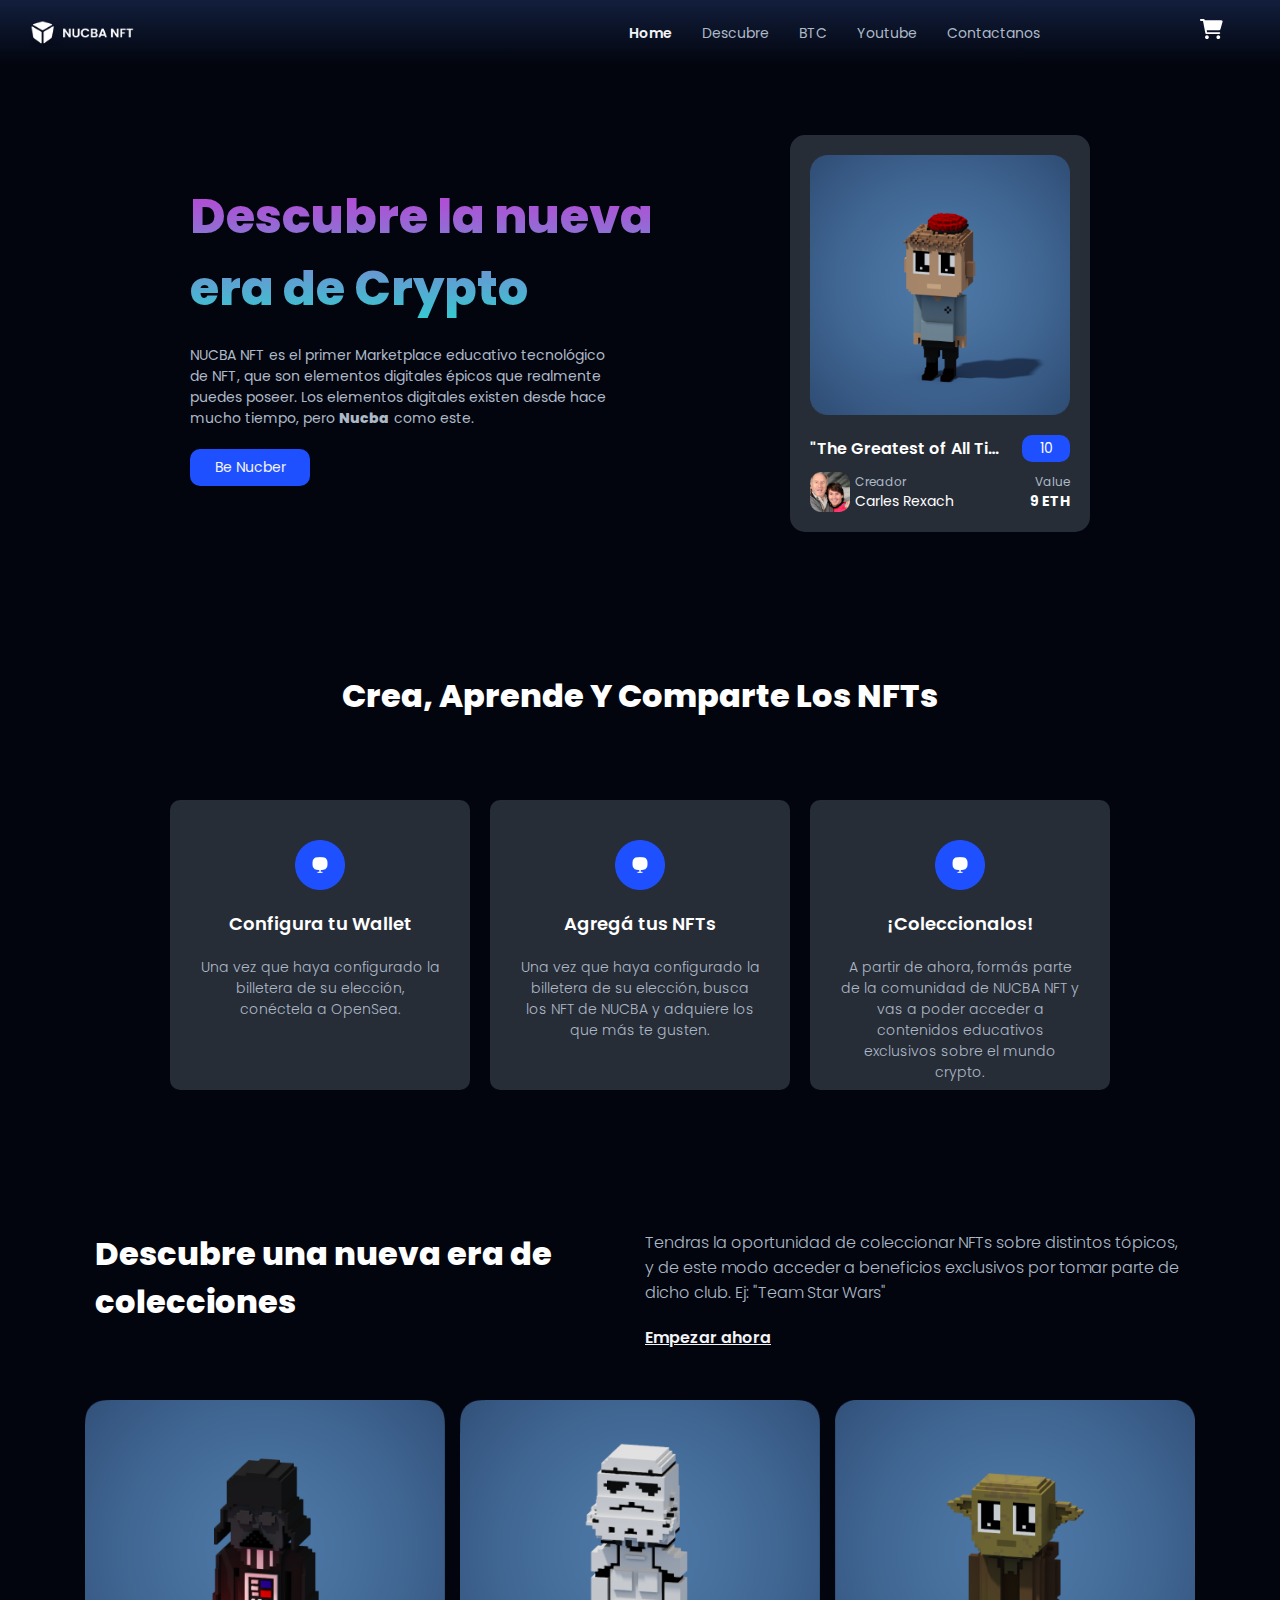
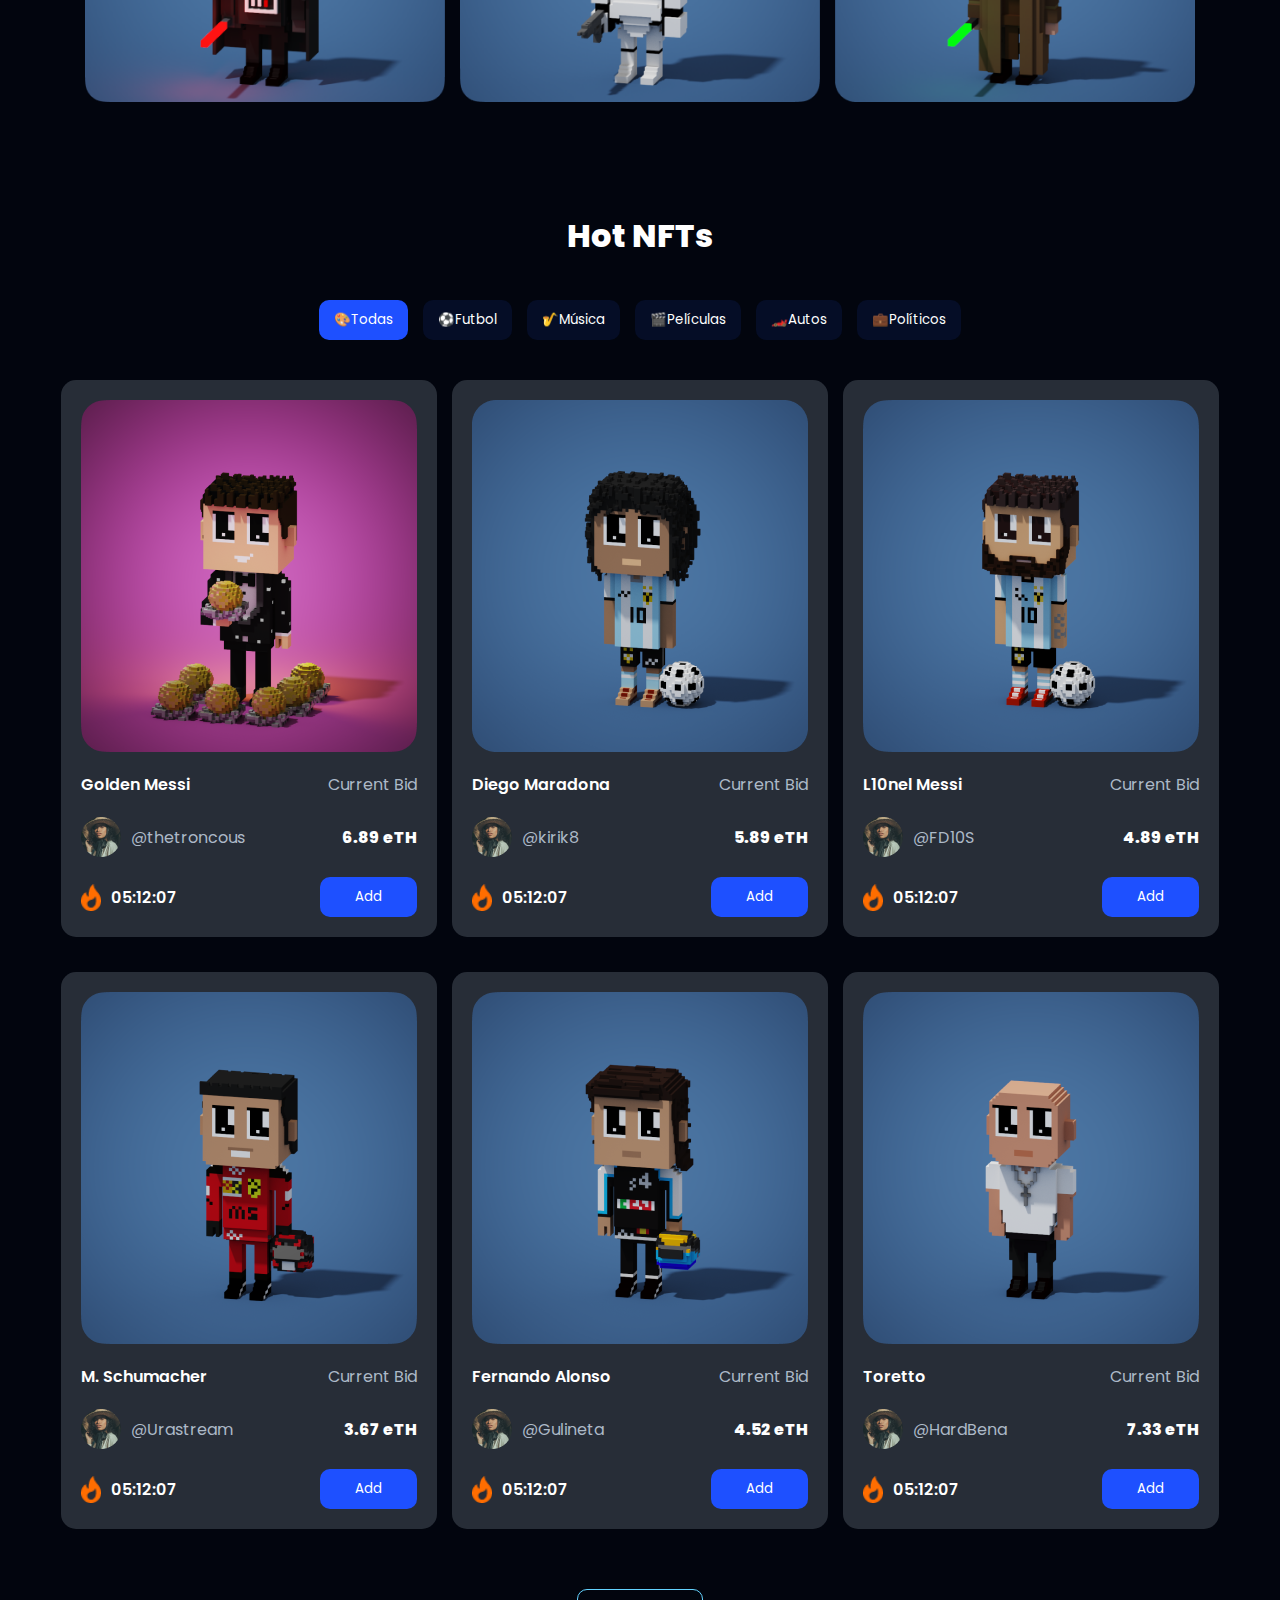
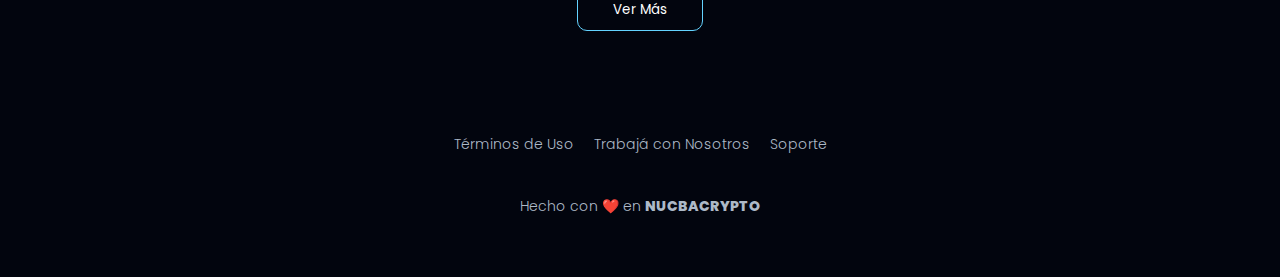
<file: index.html>
<!DOCTYPE html>
<html lang="en">

<head>
  <meta charset="UTF-8" />
  <meta http-equiv="X-UA-Compatible" content="IE=edge" />
  <meta name="viewport" content="width=device-width, initial-scale=1.0" />
  <title>NFT Landing</title>
  <!-- CSS -->
  <link rel="stylesheet" href="./assets/styles.css" />
  <!-- Crear mediaqueries.css y linkear -->
  <link rel="stylesheet" href="./assets/mediaqueries.css" />
</head>

<body>
  <header>
    <img src="./assets/img/logo.png" alt="Logo de Nucba NFT" class="logo" />
    <nav class="navbar">
      <!-- Agregamos el label con la imagen del menu -->
      <label for="menu-toggle" class="menu-label">
        <img src="./assets/img/menu.png" alt="" class="menu-icon" />
      </label>
      <!-- Agregamos el input y lo linkeamos al label -->
      <input type="checkbox" id="menu-toggle" />
      <!-- Aca arranca el menu -->
      <ul class="navbar-list">
        <li><a href="#">Home</a></li>
        <li><a href="#">Descubre</a></li>
        <li><a href="#">BTC</a></li>
        <!-- Revisar -->
        <li><a href="#">Youtube</a></li>
        <li><a href="#">Contactanos</a></li>
      </ul>
      <!-- /*Agregamos input y label para el carrito*/ -->
      <label for="cart-toggle" class="cart-label">
        <img src="./assets/img/cart-icon.svg" alt="Carrito de compras" class="cart-icon" />
      </label>
      <input type="checkbox" id="cart-toggle" />
      <!-- Agregamos el carrito -->
      <div class="cart">
        <h2>Tus NFTs</h2>

        <div class="cart-item">
          <img src="./assets/img/cart/cart-img.png" alt="Nft del carrito" />
          <div class="item-info">
            <h3 class="item-title">Messi</h3>
            <p class="item-bid">Current bid</p>
            <span class="item-price">4.8 ETH</span>
          </div>
          <div class="item-handler">
            <span class="quantity-handler down">-</span>
            <span class="item-quantity">1</span>
            <span class="quantity-handler up">+</span>
          </div>
        </div>

        <div class="cart-item">
          <img src="./assets/img/cart/cart-img.png" alt="Nft del carrito" />
          <div class="item-info">
            <h3 class="item-title">Messi</h3>
            <p class="item-bid">Current bid</p>
            <span class="item-price">4.8 ETH</span>
          </div>
          <div class="item-handler">
            <span class="quantity-handler down">-</span>
            <span class="item-quantity">1</span>
            <span class="quantity-handler up">+</span>
          </div>
        </div>

        <div class="cart-item">
          <img src="./assets/img/cart/cart-img.png" alt="Nft del carrito" />
          <div class="item-info">
            <h3 class="item-title">Messi</h3>
            <p class="item-bid">Current bid</p>
            <span class="item-price">4.8 ETH</span>
          </div>
          <div class="item-handler">
            <span class="quantity-handler down">-</span>
            <span class="item-quantity">1</span>
            <span class="quantity-handler up">+</span>
          </div>
        </div>

        <div class="cart-item">
          <img src="./assets/img/cart/cart-img.png" alt="Nft del carrito" />
          <div class="item-info">
            <h3 class="item-title">Messi</h3>
            <p class="item-bid">Current bid</p>
            <span class="item-price">4.8 ETH</span>
          </div>
          <div class="item-handler">
            <span class="quantity-handler down">-</span>
            <span class="item-quantity">1</span>
            <span class="quantity-handler up">+</span>
          </div>
        </div>

        <div class="cart-item">
          <img src="./assets/img/cart/cart-img.png" alt="Nft del carrito" />
          <div class="item-info">
            <h3 class="item-title">Messi</h3>
            <p class="item-bid">Current bid</p>
            <span class="item-price">4.8 ETH</span>
          </div>
          <div class="item-handler">
            <span class="quantity-handler down">-</span>
            <span class="item-quantity">1</span>
            <span class="quantity-handler up">+</span>
          </div>
        </div>

        <span class="divider"></span>

        <div class="cart-total">
          <p>Total:</p>
          <span>18.3 ETH</span>
        </div>
        <button class="btn-add">Comprar</button>
      </div>
    </nav>
  </header>


  <main>
    <!-- hero -->
    <section id="hero">
      <div class="hero-info">
        <h1>Descubre la nueva era de Crypto</h1>
        <p>
          NUCBA NFT es el primer Marketplace educativo tecnológico de NFT, que
          son elementos digitales épicos que realmente puedes poseer. Los
          elementos digitales existen desde hace mucho tiempo, pero
          <span>Nucba</span> como este.
        </p>
        <a href="#">Be Nucber</a>
      </div>
      <div class="hero-card">
        <img src="./assets/img/hero/hero-card.png" alt="BTC de ejemplo" />
        <div class="hero-card-info">
          <div class="hero-card-top">
            <h3>"The Greatest of All Time"</h3>
            <span>10</span>
          </div>
          <div class="hero-card-bottom">
            <div class="hero-card-creator">
              <img src="./assets/img/hero/creator.png" alt="Imagen de Carles Rexach" />
              <div class="creator-info">
                <p>Creador</p>
                <p>Carles Rexach</p>
              </div>
            </div>
            <div class="hero-card-price">
              <p>Value</p>
              <span>9 ETH</span>
            </div>
          </div>
        </div>
      </div>
    </section>
    <!-- info -->
    <section id="info">
      <h2>Crea, Aprende Y Comparte Los NFTs</h2>
      <div class="info-cards-container">
        <div class="info-card">
          <img src="./assets/img/info/info-icon.png" alt="Icono NFTs" />
          <h3>Configura tu Wallet</h3>
          <p>
            Una vez que haya configurado la billetera de su elección,
            conéctela a OpenSea.
          </p>
        </div>
        <div class="info-card">
          <img src="./assets/img/info/info-icon.png" alt="Icono NFTs" />
          <h3>Agregá tus NFTs</h3>
          <p>
            Una vez que haya configurado la billetera de su elección, busca
            los NFT de NUCBA y adquiere los que más te gusten.
          </p>
        </div>
        <div class="info-card">
          <img src="./assets/img/info/info-icon.png" alt="Icono NFTs" />
          <h3>¡Coleccionalos!</h3>
          <p>
            A partir de ahora, formás parte de la comunidad de NUCBA NFT y vas
            a poder acceder a contenidos educativos exclusivos sobre el mundo
            crypto.
          </p>
        </div>
      </div>
    </section>
    <!-- discover -->
    <section id="discover">
      <!-- discover info text -->
      <div class="discover-info">
        <h2>Descubre una nueva era de colecciones</h2>
        <div class="discover-text">
          <p>
            Tendras la oportunidad de coleccionar NFTs sobre distintos
            tópicos, y de este modo acceder a beneficios exclusivos por tomar
            parte de dicho club. Ej: "Team Star Wars"
          </p>
          <a href="#">Empezar ahora</a>
        </div>
      </div>

      <!-- discover cards -->
      <div class="discover-cards">
        <img src="./assets/img/discover/darth-vader.png" alt="darth vader" />
        <img src="./assets/img/discover/trooper.png" alt="trooper" />
        <img src="./assets/img/discover/yoda.png" alt="yoda" />
      </div>
    </section>
    <!-- products -->
    <section id="products">
      <h2>Hot NFTs</h2>
      <!-- categories -->
      <div class="categories">
        <button class="category active">🎨Todas</button>
        <button class="category">⚽Futbol</button>
        <button class="category">🎷Música</button>
        <button class="category">🎬Películas</button>
        <button class="category">🏎️Autos</button>
        <button class="category">️💼Políticos</button>
      </div>

      <!-- products -->
      <div class="products-container">
        <!-- product 1 -->
        <div class="product">
          <img src="./assets/img/products/goldenmessi.png" alt="Messi Dorado" />
          <div class="product-info">
            <!-- top -->
            <div class="product-top">
              <h3>Golden Messi</h3>
              <p>Current Bid</p>
            </div>

            <!-- mid -->
            <div class="product-mid">
              <div class="product-user">
                <img src="./assets/img/user.png" alt="user" />
                <p>@thetroncous</p>
              </div>
              <span>6.89 eTH</span>
            </div>

            <!-- bot -->
            <div class="product-bot">

              <div class="offer-time">
                <img src="./assets/img/fire.png" alt="" />
                <p>05:12:07</p>
              </div>
              <button class="btn-add">Add</button>

            </div>
          </div>
        </div>

        <!-- product 2-->
        <div class="product">
          <img src="./assets/img/products/diego.png" alt="El Diego" />
          <div class="product-info">
            <!-- top -->
            <div class="product-top">
              <h3>Diego Maradona</h3>
              <p>Current Bid</p>
            </div>

            <!-- mid -->
            <div class="product-mid">
              <div class="product-user">
                <img src="./assets/img/user.png" alt="user" />
                <p>@kirik8</p>
              </div>
              <span>5.89 eTH</span>
            </div>

            <!-- bot -->
            <div class="product-bot">

              <div class="offer-time">
                <img src="./assets/img/fire.png" alt="" />
                <p>05:12:07</p>
              </div>
              <button class="btn-add">Add</button>

            </div>
          </div>
        </div>
        <!-- product 3 -->
        <div class="product">
          <img src="./assets/img/products/beardedmessi.png" alt="Lionel Messi" />
          <div class="product-info">
            <!-- top -->
            <div class="product-top">
              <h3>L10nel Messi</h3>
              <p>Current Bid</p>
            </div>

            <!-- mid -->
            <div class="product-mid">
              <div class="product-user">
                <img src="./assets/img/user.png" alt="user" />
                <p>@FD10S</p>
              </div>
              <span>4.89 eTH</span>
            </div>

            <!-- bot -->
            <div class="product-bot">

              <div class="offer-time">
                <img src="./assets/img/fire.png" alt="" />
                <p>05:12:07</p>
              </div>
              <button class="btn-add">Add</button>

            </div>
          </div>
        </div>
        <!-- product 4 -->
        <div class="product">
          <img src="./assets/img/products/schumacher.png" alt="Michael schumacher" />
          <div class="product-info">
            <!-- top -->
            <div class="product-top">
              <h3>M. Schumacher</h3>
              <p>Current Bid</p>
            </div>

            <!-- mid -->
            <div class="product-mid">
              <div class="product-user">
                <img src="./assets/img/user.png" alt="user" />
                <p>@Urastream</p>
              </div>
              <span>3.67 eTH</span>
            </div>

            <!-- bot -->
            <div class="product-bot">

              <div class="offer-time">
                <img src="./assets/img/fire.png" alt="" />
                <p>05:12:07</p>
              </div>
              <button class="btn-add">Add</button>

            </div>
          </div>
        </div>
        <!-- product 5 -->
        <div class="product">
          <img src="./assets/img/products/alonso.png" alt="Fernando Alonso" />
          <div class="product-info">
            <!-- top -->
            <div class="product-top">
              <h3>Fernando Alonso</h3>
              <p>Current Bid</p>
            </div>

            <!-- mid -->
            <div class="product-mid">
              <div class="product-user">
                <img src="./assets/img/user.png" alt="user" />
                <p>@Gulineta</p>
              </div>
              <span>4.52 eTH</span>
            </div>

            <!-- bot -->
            <div class="product-bot">

              <div class="offer-time">
                <img src="./assets/img/fire.png" alt="" />
                <p>05:12:07</p>
              </div>
              <button class="btn-add">Add</button>

            </div>
          </div>
        </div>
        <!-- product 6 -->
        <div class="product">
          <img src="./assets/img/products/toretto.png" alt="Dominic Toretto" />
          <div class="product-info">
            <!-- top -->
            <div class="product-top">
              <h3>Toretto</h3>
              <p>Current Bid</p>
            </div>

            <!-- mid -->
            <div class="product-mid">
              <div class="product-user">
                <img src="./assets/img/user.png" alt="user" />
                <p>@HardBena</p>
              </div>
              <span>7.33 eTH</span>
            </div>

            <!-- bot -->
            <div class="product-bot">

              <div class="offer-time">
                <img src="./assets/img/fire.png" alt="" />
                <p>05:12:07</p>
              </div>
              <button class="btn-add">Add</button>

            </div>
          </div>
        </div>
      </div>
      <button class="btn-load">Ver Más</button>
    </section>
  </main>
  <footer>
    <div>
      <ul class="footer-links">
        <li><a href="#">Términos de Uso</a></li>
        <li><a href="#">Trabajá con Nosotros</a></li>
        <li><a href="#">Soporte</a></li>
      </ul>
    </div>
    <p>Hecho con ❤️ en <span>NUCBACRYPTO</span></p>
  </footer>
</body>

</html>
</file>
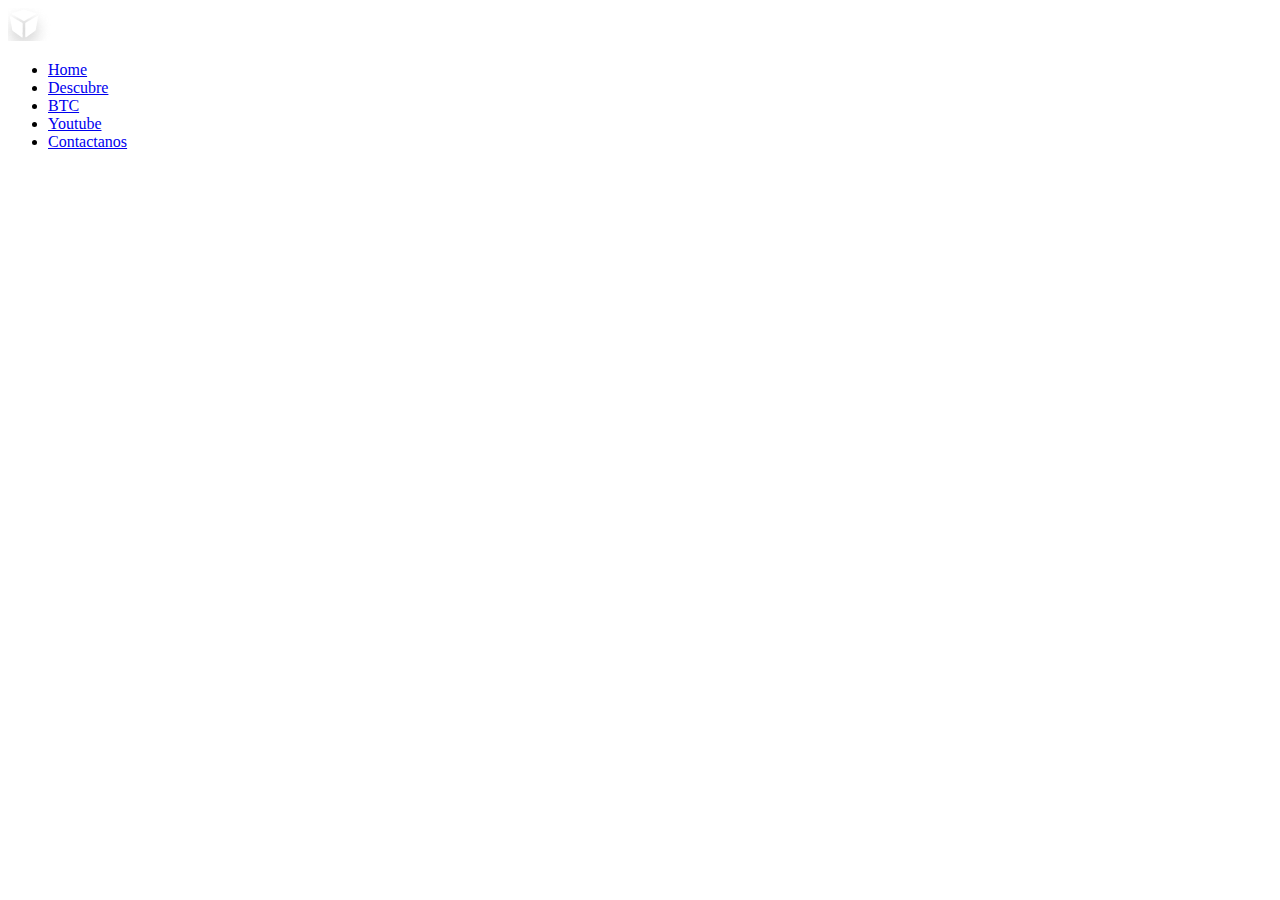
<file: cambios.html>
<!DOCTYPE html>
<html lang="en">

<head>
    <!-- Crear mediaqueries.css y linkear -->
    <link rel="stylesheet" href="./cambios.css" />
</head>

<body>
    <!-- Nuevo Header: Agregamos label e input de carrito y menu hamburguesa y agregamos el carrito(todo dentro del nav) -->
    <!-- Modificar el header anterior con el código de este header(revisar los comentarios para ver que cosas cambian) -->
    <header>
        <img src="./assets/img/logo.png" alt="Logo de Nucba NFT" class="logo" />
        <nav class="navbar">

            <!-- Agregamos el label  con la imagen del menu adentro y el input y los linkeamos entre si -->
            <label for="menu-toggle" class="menu-label">
                <img src="./assets/img/menu.png" alt="" class="menu-icon" />
            </label>
            <input type="checkbox" id="menu-toggle" />

            <ul class="navbar-list">
                <li><a href="#">Home</a></li>
                <li><a href="#">Descubre</a></li>
                <li><a href="#">BTC</a></li>
                <!-- Revisar -->
                <li><a href="#">Youtube</a></li>
                <li><a href="#">Contactanos</a></li>
            </ul>

            <!-- /*Agregamos input y label para el carrito y los linkeamos entre si*/ -->
            <label for="cart-toggle" class="cart-label">
                <img src="./assets/img/cart-icon.svg" alt="Carrito de compras" class="cart-icon" />
            </label>
            <input type="checkbox" id="cart-toggle" />


            <!-- Agregamos el carrito y lo maquetamos completo -->
            <div class="cart">
                <h2>Tus NFTs</h2>

                <div class="cart-item">
                    <img src="./assets/img/cart/cart-img.png" alt="Nft del carrito" />
                    <div class="item-info">
                        <h3 class="item-title">Messi</h3>
                        <p class="item-bid">Current bid</p>
                        <span class="item-price">4.8 ETH</span>
                    </div>
                    <div class="item-handler">
                        <span class="quantity-handler down">-</span>
                        <span class="item-quantity">1</span>
                        <span class="quantity-handler up">+</span>
                    </div>
                </div>

                <div class="cart-item">
                    <img src="./assets/img/cart/cart-img.png" alt="Nft del carrito" />
                    <div class="item-info">
                        <h3 class="item-title">Messi</h3>
                        <p class="item-bid">Current bid</p>
                        <span class="item-price">4.8 ETH</span>
                    </div>
                    <div class="item-handler">
                        <span class="quantity-handler down">-</span>
                        <span class="item-quantity">1</span>
                        <span class="quantity-handler up">+</span>
                    </div>
                </div>

                <div class="cart-item">
                    <img src="./assets/img/cart/cart-img.png" alt="Nft del carrito" />
                    <div class="item-info">
                        <h3 class="item-title">Messi</h3>
                        <p class="item-bid">Current bid</p>
                        <span class="item-price">4.8 ETH</span>
                    </div>
                    <div class="item-handler">
                        <span class="quantity-handler down">-</span>
                        <span class="item-quantity">1</span>
                        <span class="quantity-handler up">+</span>
                    </div>
                </div>

                <div class="cart-item">
                    <img src="./assets/img/cart/cart-img.png" alt="Nft del carrito" />
                    <div class="item-info">
                        <h3 class="item-title">Messi</h3>
                        <p class="item-bid">Current bid</p>
                        <span class="item-price">4.8 ETH</span>
                    </div>
                    <div class="item-handler">
                        <span class="quantity-handler down">-</span>
                        <span class="item-quantity">1</span>
                        <span class="quantity-handler up">+</span>
                    </div>
                </div>

                <div class="cart-item">
                    <img src="./assets/img/cart/cart-img.png" alt="Nft del carrito" />
                    <div class="item-info">
                        <h3 class="item-title">Messi</h3>
                        <p class="item-bid">Current bid</p>
                        <span class="item-price">4.8 ETH</span>
                    </div>
                    <div class="item-handler">
                        <span class="quantity-handler down">-</span>
                        <span class="item-quantity">1</span>
                        <span class="quantity-handler up">+</span>
                    </div>
                </div>

                <span class="divider"></span>

                <div class="cart-total">
                    <p>Total:</p>
                    <span>18.3 ETH</span>
                </div>
                <button class="btn-add">Comprar</button>
            </div>
            <!-- FIN DEL CARRITO  -->
        </nav>
    </header>
</body>

</html>
</file>
<file: assets/styles.css>
/* font */
@import url("https://fonts.googleapis.com/css2?family=Montserrat:wght@300;400;600;700;800;900&family=Poppins:wght@300;400;500;600;700;800&display=swap");

:root {
  /* bg colors */
  --background: #02050e;
  --primary: #1e50ff;
  --secondary: #272d37;
  --btn-bg: #050d26;
  --bg-azul-10: #e9eeff;
  --bg-white: #fff;
  --bg-electric: #f0fbff;
  --nav-bg: #0f1525;

  /* Text colors */
  --text-gray: #adb9c7;
  --text-white: #f3f4f6;

  /* Decoration */
  --fire: #ff6d00;
  --electric: #64d3ff;
}

* {
  margin: 0;
  padding: 0;
  box-sizing: border-box;
  font-family: "Poppins", sans-serif;
  text-decoration: none;
  list-style-type: none;
}

/*header*/

header {
  background: linear-gradient(to bottom, #121e3c, var(--background));
  width: 100%;
  position: fixed;
  top: 0;
  display: flex;
  justify-content: space-between;
  align-items: center;
  height: 65px;
  padding: 0px 30px 0px 30px;
  margin: 0 auto;
}

.logo {
  height: 40%;
}

.navbar,
.navbar-list {
  display: flex;
  align-items: center;
  justify-content: center;
}

.navbar {
  gap: 150px;
}
.navbar-list {
  gap: 30px;
}

.navbar-list a {
  color: var(--text-gray);
  font-size: 14px;
}

.navbar-list li:first-child > a {
  color: var(--text-white);
  font-weight: 600;
}

.cart-icon {
  font-weight: 600;
  border-radius: 10px;
  height: 30px;
  padding: 5px 10px;
  margin-right: 1rem;

  color: var(--text-white);
  cursor: pointer;
}

/* MENU HAMBURGUESA Desktop */
/* AGREGADO para mediaqueries */
#menu-toggle,
#cart-toggle,
.menu-label {
  display: none;
}

/*carrito*/
.cart {
  position: absolute;
  top: 65px;
  right: 0;
  padding: 50px 30px;
  background: linear-gradient(to top, #121e3c, var(--background));
  border-left: 1px solid var(--nav-bg);
  display: flex;
  flex-direction: column;
  gap: 30px;
  height: calc(100vh - 65px);
  overflow-y: scroll;
  display: none;
  z-index: 2;
}

/*OCULTAR BARRA DE SCROLL DEL CARRITO*/

.cart::-webkit-scrollbar {
  display: none;
}

.cart h2 {
  color: var(--text-white);
  font-size: 20px;
  font-weight: 600;
}

.cart-item {
  display: flex;
  align-items: center;
  justify-content: center;
  gap: 20px;
  background-color: #2323234e;
  padding: 20px;
  border: 1px solid var(--electric);
  border-radius: 10px;
}

.cart-item img {
  height: 65px;
  width: 65px;
}

.item-info {
  display: flex;
  flex-direction: column;
}

.item-title {
  color: var(--text-white);
  font-weight: 600;
  font-size: 14px;
}

.item-bid {
  color: var(--text-gray);
  font-weight: 300;
  font-size: 12px;
}

.item-price {
  background: linear-gradient(to right, #30cfd0, #c43ad6);
  background-clip: text;
  color: transparent;
  -webkit-background-clip: text;
  font-size: 16px;
  font-weight: 800;
}

.item-handler {
  display: flex;
  align-items: center;
  justify-content: center;
  gap: 20px;
}

.quantity-handler {
  display: flex;
  justify-content: center;
  align-items: center;
  padding: 2px 8px;
  border-radius: 5px;
  color: var(--text-white);
  font-weight: 400;
}

.item-quantity {
  color: var(--text-gray);
}

.up {
  border: 1px solid var(--electric);
}

.down {
  background-color: var(--secondary);
  border: 1px solid var(--electric);
}

.divider {
  margin-top: 20px;
  border: 0.5px solid var(--electric);
}

.cart-total {
  display: flex;
  justify-content: space-between;
  align-items: baseline;
}

.cart-total p {
  color: var(--text-white);
  font-weight: 700;
}

.cart-total span {
  color: var(--text-white);
  font-weight: 400;
  font-size: 18px;
}

/*Toggle del carro*/
#cart-toggle:checked + .cart {
  display: flex;
}

/*main*/
main {
  background: var(--background);
  display: flex;
  flex-direction: column;
  align-items: center;
  justify-content: center;
  color: white;
  width: 100%;
}

/*Hero*/
#hero {
  margin-top: 65px;
  padding: 70px 0;
  max-width: 1200px;
  display: flex;
  justify-content: center;
  align-items: center;
}

.hero-info {
  display: flex;
  flex-direction: column;
  gap: 20px;
  width: 50%;
}

.hero-info h1 {
  font-size: 48px;
  width: 80%;
  min-width: 500px; /*Para que nunca ocupe menos que esto en desktop*/
  font-weight: 800;
  /*Agregamos gradiente en clase 10*/
  background: linear-gradient(to top, #30cfd0, #c43ad6);
  background-clip: text;
  color: transparent;
  -webkit-background-clip: text;
}

.hero-info p {
  font-size: 14px;
  width: 70%;
  color: var(--text-gray);
}

.hero-info p > span {
  font-weight: 800;
}

.hero-info a {
  color: var(--text-white);
  background-color: var(--primary);
  width: 120px;
  padding: 8px 0px;
  border-radius: 10px;
  font-size: 14px;
  text-align: center;
}

.hero-card {
  width: 300px;
  background: var(--secondary);
  padding: 20px;
  border-radius: 15px;
  display: flex;
  flex-direction: column;
  justify-content: center;
  gap: 20px;
}

.hero-card-info {
  display: flex;
  flex-direction: column;
  gap: 10px;
}
.hero-card-top {
  display: flex;
  align-items: center;
  justify-content: space-around;
  gap: 10px;
}

.hero-card-top h3 {
  font-weight: 600;
  font-size: 16px;
  white-space: nowrap;
  overflow: hidden;
  text-overflow: ellipsis;
}

.hero-card-top span {
  background-color: var(--primary);
  text-align: center;
  width: 50px;
  padding: 3px 0px;
  font-size: 14px;
  border-radius: 10px;
}

.hero-card-bottom {
  display: flex;
  justify-content: space-between;
}

.hero-card-creator {
  display: flex;
  align-items: center;
  gap: 5px;
}

.hero-card-creator img {
  height: 40px;
  width: 40px;
}

.creator-info p:first-child,
.hero-card-price p {
  color: var(--text-gray);
  font-size: 12px;
  font-weight: 300px;
}

.hero-card-price {
  display: flex;
  flex-direction: column;
  justify-content: center;
  align-items: flex-end;
}

.hero-card-price span,
.creator-info p:last-child {
  font-size: 14px;
}

.hero-card-price span {
  font-weight: 700;
}

/* Info Card */
#info {
  padding: 70px 0;
  max-width: 1200px;
  display: flex;
  justify-content: center;
  align-items: center;
  flex-direction: column;
  gap: 80px;
}

#info h2 {
  font-size: 32px;
  font-weight: 800;
}

.info-cards-container {
  display: flex;
  justify-content: space-around;
  align-items: flex-start;
  flex-wrap: wrap;
  gap: 20px;
}
.info-card {
  width: 300px;
  height: 290px;
  padding: 40px 30px;
  display: flex;
  flex-direction: column;
  align-items: center;
  text-align: center;
  background: var(--secondary);
  border-radius: 10px;
  gap: 20px;
}

.info-card img {
  width: 50px;
}

.info-card h3 {
  font-weight: 600;
  font-size: 18px;
}

.info-card p {
  font-size: 14px;
  font-weight: 300;
  color: var(--text-gray);
}

/* Discover Section */
#discover {
  padding: 70px 0;
  max-width: 1200px;
}

.discover-info {
  display: flex;
  justify-content: center;
  gap: 10px;
  margin-bottom: 50px;
}

#discover h2 {
  font-size: 32px;
  width: 45%;
  font-weight: 800;
}

.discover-text {
  display: flex;
  flex-direction: column;
  width: 45%;
  gap: 20px;
}

.discover-text p {
  font-size: 16px;
  font-weight: 300;
  color: var(--text-gray);
}
.discover-text a {
  color: var(--text-white);
  font-weight: 600;
  text-decoration: underline;
}

.discover-cards {
  display: flex;
  gap: 15px;
  justify-content: center;
  align-items: center;
}

.discover-cards img {
  width: 30%;
}

/* Products Section */
#products {
  display: flex;
  flex-direction: column;
  justify-content: center;
  align-items: center;
  padding: 40px 0;
  max-width: 1200px;
  width: 100%;
}

#products h2 {
  font-size: 32px;
  font-weight: 800;
  margin-bottom: 40px;
}

/* categories */
.categories {
  display: flex;
  align-items: center;
  justify-content: center;
  gap: 15px;
}

.category {
  background: var(--btn-bg);
  border: none;
  padding: 10px 15px;
  color: var(--bg-white);
  border-radius: 10px;
  cursor: pointer;
}

.active {
  background: var(--primary);
}

/* products */
.products-container {
  display: flex;
  flex-wrap: wrap;
  align-items: center;
  justify-content: center;
  gap: 15px;
  padding: 40px 0;
  max-width: 1200px;
}

.product {
  background: var(--secondary);
  padding: 20px;
  border-radius: 15px;
  display: flex;
  flex-direction: column;
  justify-content: center;
  gap: 20px;
  margin-bottom: 20px;
}

.product-info {
  display: flex;
  flex-direction: column;
  justify-content: space-between;
  gap: 20px;
}

.product-top,
.product-mid,
.product-bot {
  display: flex;
  justify-content: space-between;
  align-items: center;
}

.product-top h3 {
  font-size: 16px;
  font-weight: 600;
}
.product-top p,
.product-user p {
  font-size: 16px;
  font-weight: 400;
  color: var(--text-gray);
}

.product-user {
  display: flex;
  align-items: center;
  gap: 10px;
}

.product-mid span {
  font-weight: 800;
}

.offer-time {
  display: flex;
  gap: 10px;
  align-items: center;
  font-weight: 600;
}

.offer-time img {
  width: 20px;
}

.btn-add {
  background: var(--primary);
  border: none;
  padding: 10px 35px;
  color: var(--bg-white);
  border-radius: 10px;
  cursor: pointer;
}

.btn-load {
  background: none;
  border: 1px solid var(--electric);
  padding: 10px 35px;
  color: var(--bg-white);
  border-radius: 10px;
  cursor: pointer;
}

/* footer */
footer {
  background: var(--background);
  color: var(--bg-white);
  display: flex;
  flex-direction: column;
  justify-content: center;
  align-items: center;
  gap: 40px;
  padding: 60px 0;
}

footer a,
footer p {
  color: var(--text-gray);
  font-weight: 300;
  font-size: 14px;
}

footer span {
  font-weight: 800;
}

.footer-links {
  display: flex;
  justify-content: center;
  gap: 20px;
}
</file>
<file: assets/mediaqueries.css>
/* Tablet */
@media (max-width: 992px) {
  /*header*/

  .navbar {
    gap: 10px;
  }

  .cart-icon {
    height: 33px;
    margin-right: 0rem;
    margin-top: 4px;
  }

  .navbar-list {
    position: absolute;
    top: 65px;
    left: 5%;
    right: 5%;
    width: 90%;
    flex-direction: column;
    background-color: var(--nav-bg);
    border: 2px solid var(--electric);
    border-top: 0px;
    border-radius: 0px 0px 15px 15px;
    align-items: flex-start;
    padding: 45px 30px;
    gap: 25px;
    z-index: 2;
    display: none;
  }

  .navbar-list a {
    font-size: 18px;
  }

  /* Mostramos el icono del menu */
  .menu-label {
    display: flex;
    order: 2;
    cursor: pointer;
  }

  .menu-label img {
    height: 20px;
    width: 25px;
  }

  #menu-toggle:checked + .navbar-list {
    display: flex;
  }

  /*Se van a superponer el cart y el menu si se abren juntos, eso lo solucionaremos en el modulo de js*/

  /*Hero*/

  .hero-info {
    width: 100%;
    text-align: center;
    justify-content: center;
    align-items: center;
    gap: 30px;
  }

  .hero-info h1 {
    width: 90%;
    max-width: 500px;
    min-width: unset; /*Quitamos el min-width dado para desktop*/
  }

  .hero-info p {
    width: 60%;
    max-width: 600px;
  }

  .hero-card {
    display: none;
  }

  /*info*/
  #info h2 {
    text-align: center;
    width: 80%;
  }

  .info-cards-container {
    max-width: 80%;
  }

  /* discover */
  #discover {
    display: flex;
    flex-direction: column;
    justify-content: center;
    align-items: center;
    text-align: center;
  }

  .discover-info {
    flex-direction: column;
    align-items: center;
  }

  .discover-cards {
    flex-direction: column;
  }

  .discover-cards img {
    width: 100%;
  }

  /* Products */
  .categories {
    flex-wrap: wrap;
    max-width: 390px;
  }

  .category {
    width: 120px;
  }
}

/* Celu */
@media (max-width: 576px) {
  /* Modificar el carrito para celu*/
  .cart {
    left: 0;
    width: 100%;
    border: none;
  }

  .cart-item {
    flex-wrap: wrap;
  }

  /*Hero*/
  .hero-info p {
    width: 70%;
    max-width: unset;
  }

  /*Info*/
  .info-card {
    width: 100%;
    height: 350px;
    justify-content: center;
  }

  .info-card p {
    width: 90%;
  }

  /* discover */
  #discover {
    width: 80%;
  }

  #discover h2 {
    font-size: 48px;
    width: 100%;
  }

  .discover-text {
    width: 100%;
    padding: 10px;
    line-height: 30px;
    gap: 50px;
  }

  .discover-text a {
    font-size: 20px;
  }

  .discover-cards {
    gap: 20px;
  }

  .discover-cards img {
    width: 100%;
  }

  /* products */
  .categories {
    max-width: 300px;
    justify-content: center;
    align-items: center;
  }

  .category {
    width: 120px;
  }

  .products-container {
    width: 80%;
  }

  .product {
    width: 100%;
  }

  /*footer*/
  .footer-links {
    flex-direction: column;
    text-align: center;
  }
}
</file>
<file: cambios.css>
/*TODOS ESTOS CAMBIOS DEBEN REALIZARSE EN STYLES.CSS*/

/*-----------------------------GRADIENTES (VER ANTES QUE CARRITO)--------------------------------*/

header {
  /* background: var(--secondary); */

  /*CAMBIAR POR*/
  background: linear-gradient(to bottom, #121e3c, var(--background));
}

.hero-info h1 {
  /*color: var(--text-white)*/

  /* CAMBIAR POR */
  background: linear-gradient(to top, #30cfd0, #c43ad6);
  background-clip: text;
  color: transparent;
  -webkit-background-clip: text;
}

/*-----------------------------OCULTAR HAMBURGUESA Y CHECKBOX--------------------------------*/
#menu-toggle,
#cart-toggle,
.menu-label {
  display: none;
}

/*-----------------------------CARRITO--------------------------------*/
.cart {
  position: absolute;
  top: 65px;
  right: 0;
  padding: 50px 30px;
  background: linear-gradient(to top, #121e3c, var(--background));
  border-left: 1px solid var(--nav-bg);
  display: flex;
  flex-direction: column;
  gap: 30px;
  height: calc(100vh - 65px);
  overflow-y: scroll;
  display: none;
  z-index: 2;
}

/*OCULTAR BARRA DE SCROLL DEL CARRITO*/

.cart::-webkit-scrollbar {
  display: none;
}

.cart h2 {
  color: var(--text-white);
  font-size: 20px;
  font-weight: 600;
}

.cart-item {
  display: flex;
  align-items: center;
  justify-content: center;
  gap: 20px;
  background-color: #2323234e;
  padding: 20px;
  border: 1px solid var(--electric);
  border-radius: 10px;
}

.cart-item img {
  height: 65px;
  width: 65px;
}

.item-info {
  display: flex;
  flex-direction: column;
}

.item-title {
  color: var(--text-white);
  font-weight: 600;
  font-size: 14px;
}

.item-bid {
  color: var(--text-gray);
  font-weight: 300;
  font-size: 12px;
}

.item-price {
  background: linear-gradient(to right, #30cfd0, #c43ad6);
  background-clip: text;
  color: transparent;
  -webkit-background-clip: text;
  font-size: 16px;
  font-weight: 800;
}

.item-handler {
  display: flex;
  align-items: center;
  justify-content: center;
  gap: 20px;
}

.quantity-handler {
  display: flex;
  justify-content: center;
  align-items: center;
  padding: 2px 8px;
  border-radius: 5px;
  color: var(--text-white);
  font-weight: 400;
}

.item-quantity {
  color: var(--text-gray);
}

.up {
  border: 1px solid var(--electric);
}

.down {
  background-color: var(--secondary);
  border: 1px solid var(--electric);
}

.divider {
  margin-top: 20px;
  border: 0.5px solid var(--electric);
}

.cart-total {
  display: flex;
  justify-content: space-between;
  align-items: baseline;
}

.cart-total p {
  color: var(--text-white);
  font-weight: 700;
}

.cart-total span {
  color: var(--text-white);
  font-weight: 400;
  font-size: 18px;
}

/*Toggle del carro*/
#cart-toggle:checked + .cart {
  display: flex;
}
</file>
